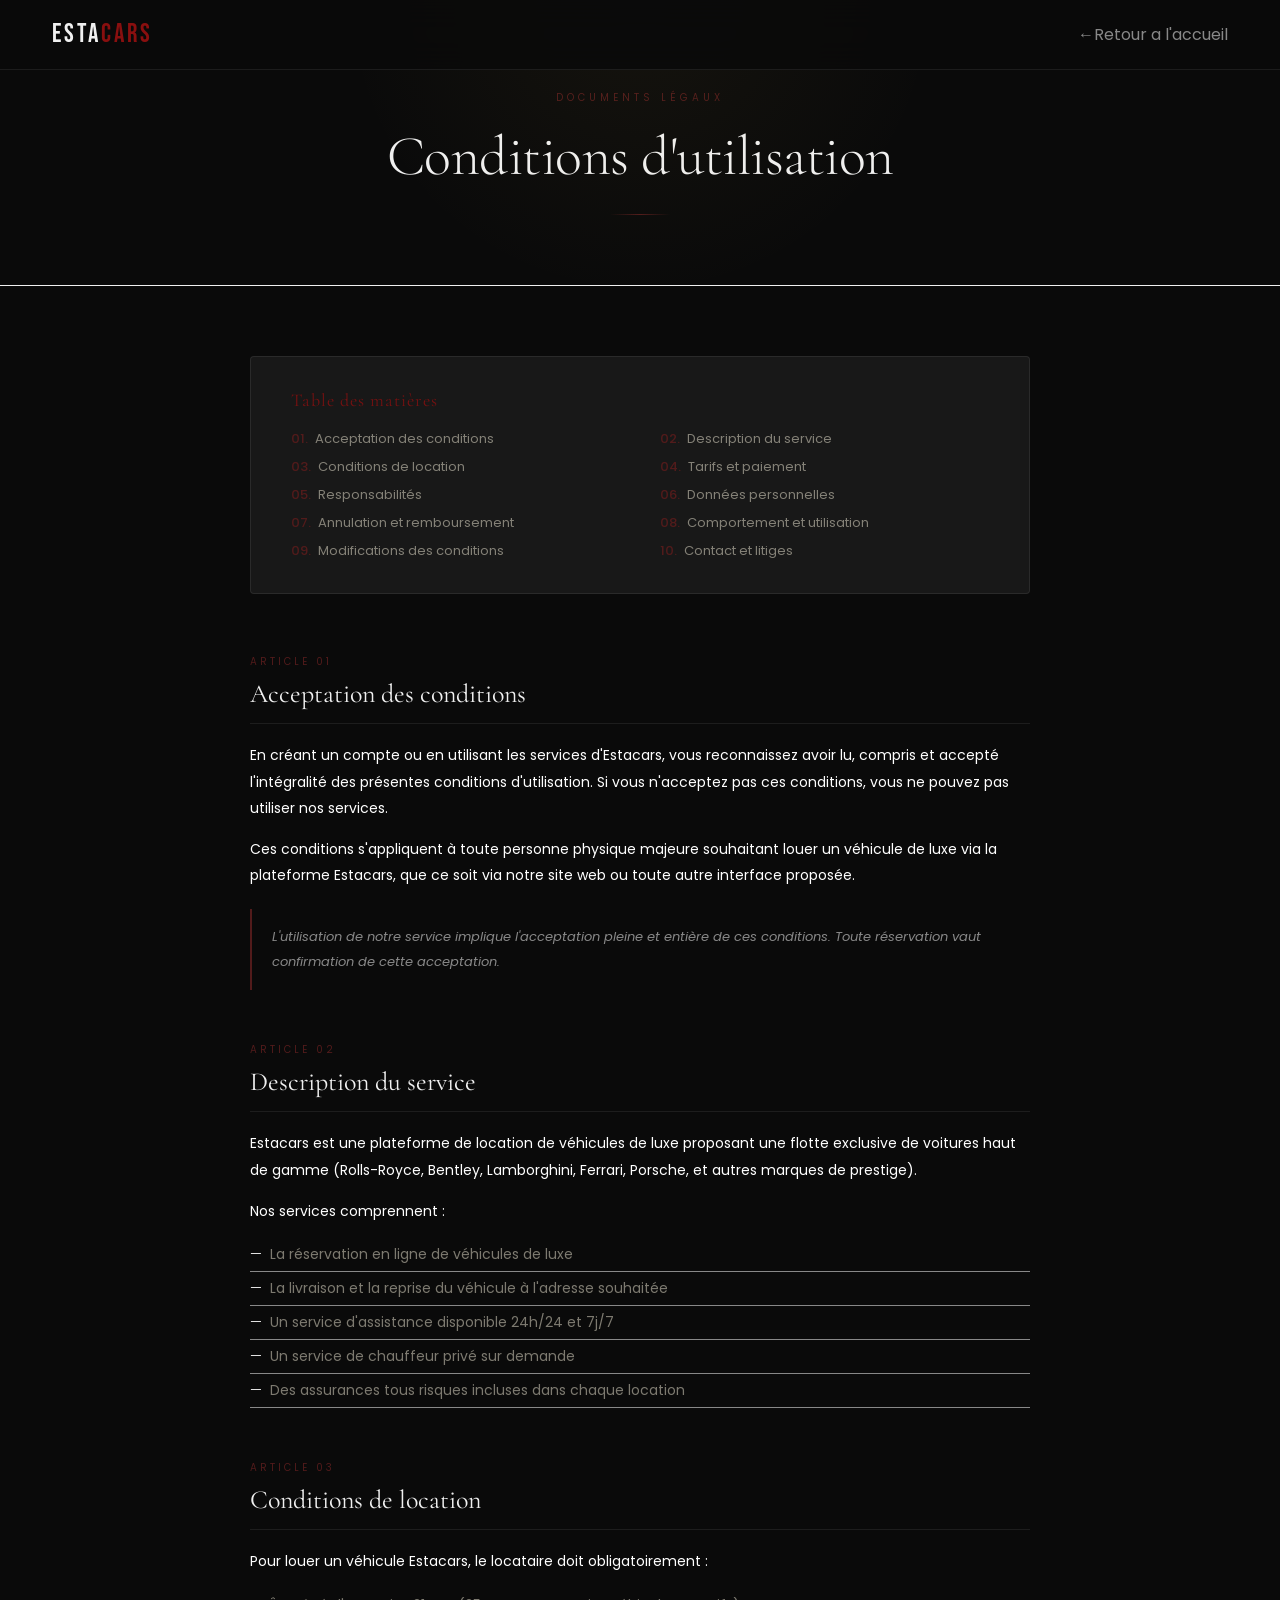
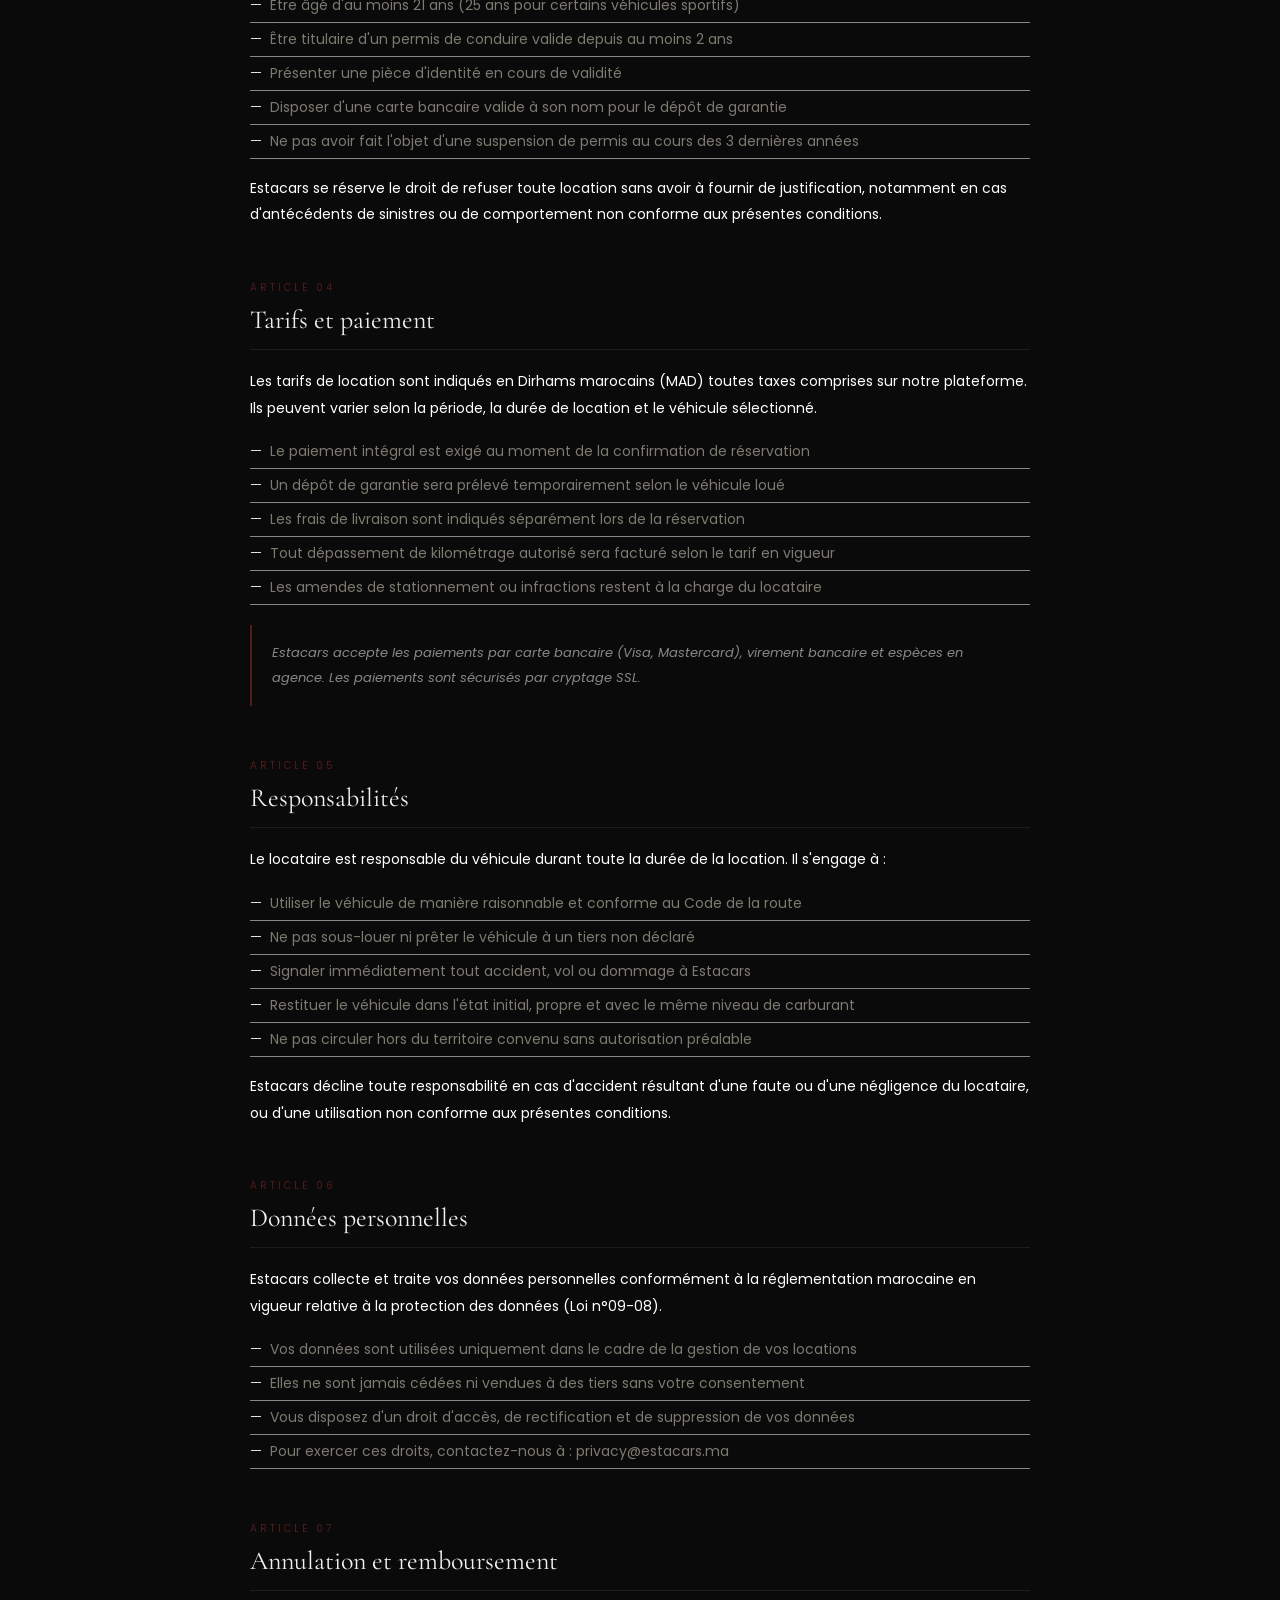
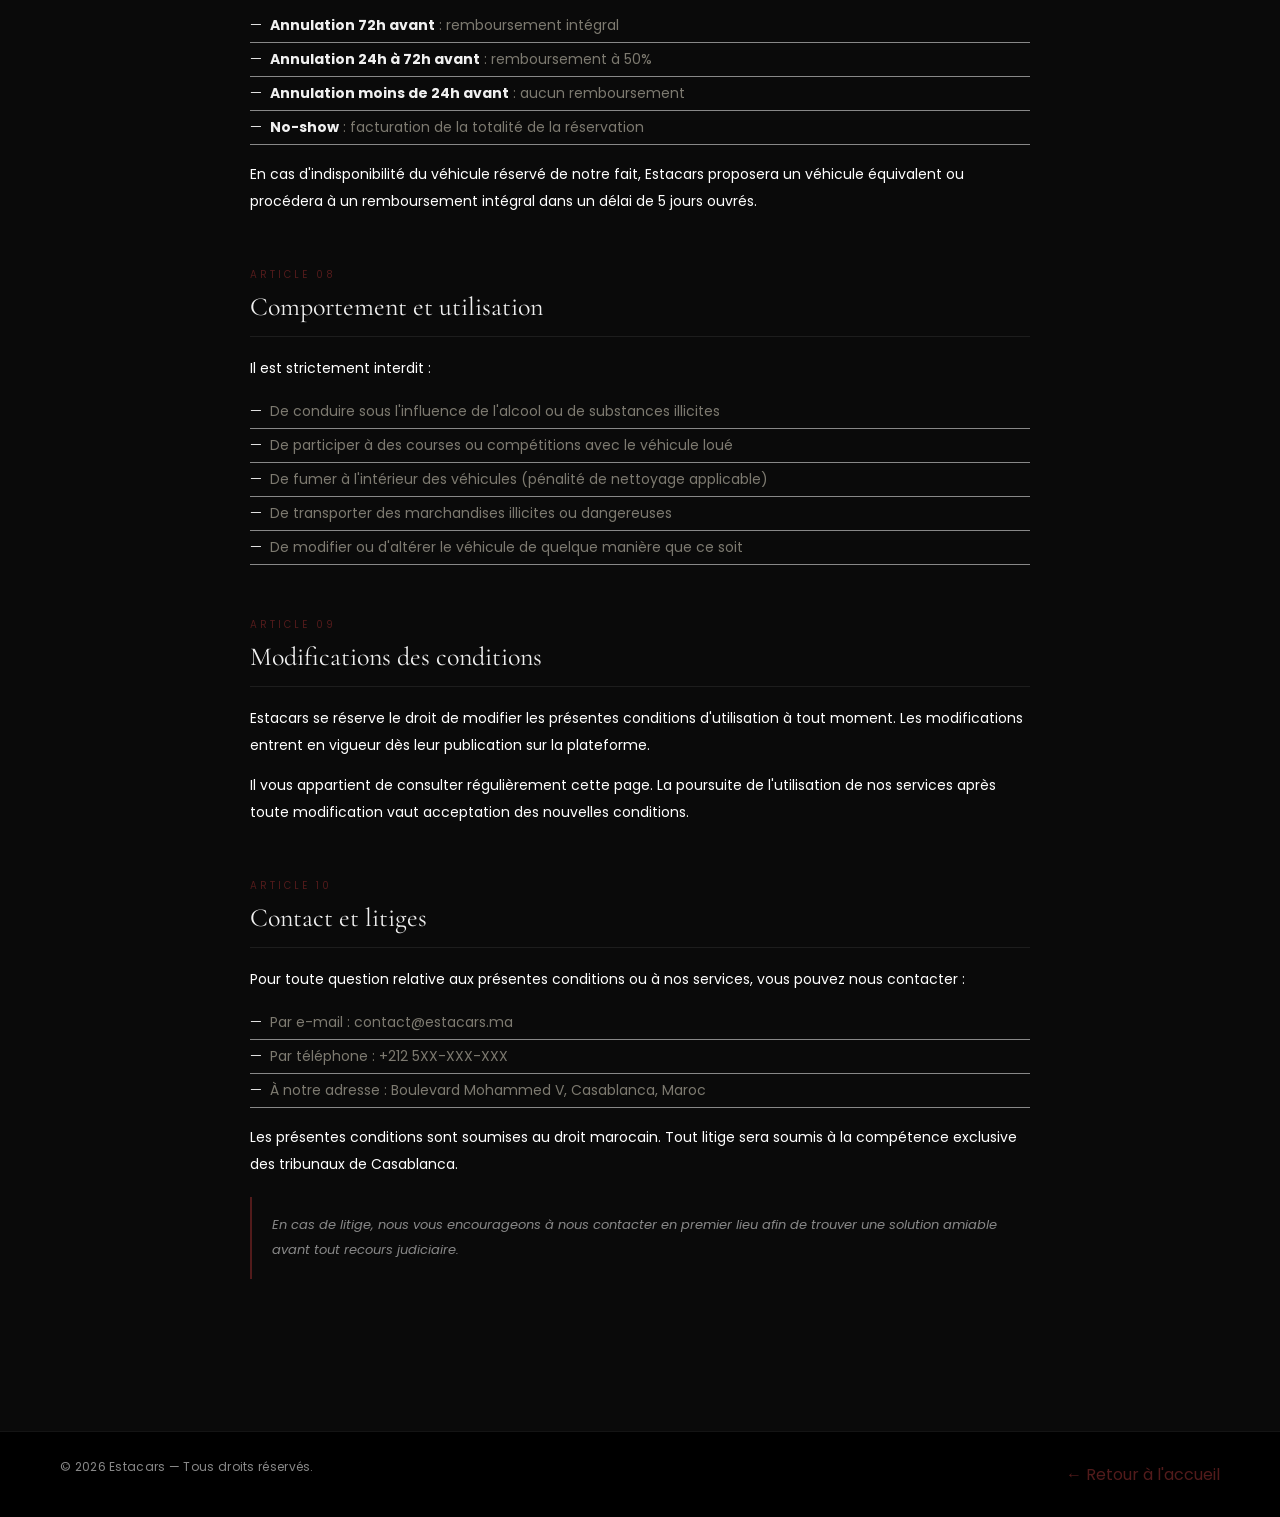
<file: conditiond'utilisation.html>
<!DOCTYPE html>
<html lang="fr">

<head>
    <meta charset="UTF-8">
    <meta name="viewport" content="width=device-width, initial-scale=1.0">
    <title>Estacars — Conditions d'utilisation</title>
    <link
        href="https://fonts.googleapis.com/css2?family=Cormorant+Garamond:wght@300;400;600&family=Montserrat:wght@300;400;500;600&display=swap"
        rel="stylesheet">
     <link href="https://fonts.googleapis.com/css2?family=Bebas+Neue&family=Poppins:wght@300;400;500;600;700&display=swap" rel="stylesheet">
    <style>
        :root {
            --gold: #521b1b;
            --gold-light: #741111;
            --black: #0A0A0A;
            --surface: #111111;
            --surface2: #181818;
            --text: #888;
            --text-muted: rgba(240, 234, 214, 0.5);
            --border: rgba(201, 168, 76, 0.15);
            --red:      rgb(137, 15, 15);
            --red-dark: rgb(90, 10, 10);
            --red-glow: rgba(137, 15, 15, 0.4);
            --dark:     #0a0a0a;
            --card-bg:  #111111;
            --border:   rgba(255, 255, 255, 0.08);
            --text:     #f0f0f0;
            --muted:    #888;
        }


         *, *::before, *::after {
            margin: 0;
            padding: 0;
            box-sizing: border-box;
            text-decoration: none;
            list-style: none;
        }

        html { scroll-behavior: smooth; }

        body {
             font-family: "Poppins", sans-serif;
             background: var(--dark);
             color: var(--text);
             overflow-x: hidden;
        }

        .navbar {
            position: fixed;
            top: 0; left: 0; right: 0;
            z-index: 1000;
            display: flex;
            justify-content: space-between;
            align-items: center;
            padding: 0 52px;
            height: 70px;
            background: rgba(10,10,10,0.92);
            backdrop-filter: blur(16px);
            border-bottom: 1px solid var(--border);
        }
        .btn-login::before { content: "←"; font-size: 16px; }
        .btn-login{color:#888
        }
        .logo {
             font-family: "Bebas Neue", sans-serif;
             font-size: 26px;
             letter-spacing: 3px;
             color: var(--text);
        }
        .logo span { color: var(--red); }
        .logo-mark {
            width: 34px;
            height: 34px;
            border: 1.5px solid var(--gold);
            border-radius: 50%;
            display: flex;
            align-items: center;
            justify-content: center;
            font-family: 'Cormorant Garamond', serif;
            font-size: 16px;
            color:rgb(137, 15, 15);
        }

        .logo-text {
            font-family: 'Cormorant Garamond', serif;
            font-size: 20px;
            letter-spacing: 3px;
            text-transform: uppercase;
            color: var(--text);
        }

        .logo-text span {
            color: rgb(137, 15, 15);
        }

        .back-btn {
            display: flex;
            align-items: center;
            gap: 8px;
            color:rgb(137, 15, 15);
            text-decoration: none;
            font-size: 12px;
            letter-spacing: 1.5px;
            text-transform: uppercase;
            font-weight: 500;
            transition: opacity 0.2s;
        }

        .back-btn:hover {
            opacity: 0.7;
        }

        .back-btn::before {
            content: "←";
            font-size: 16px;
        }

        /* ── HERO ── */
        .hero {
            text-align: center;

            padding: 90px 40px 70px;
            border-bottom: 1px solid;
            position: relative;
            overflow: hidden;
        }

        .hero::before {
            content: "";
            position: absolute;
            width: 600px;
            height: 600px;
            top: -300px;
            left: 50%;
            transform: translateX(-50%);
            background: radial-gradient(circle, rgba(201, 168, 76, 0.06) 0%, transparent 70%);
            pointer-events: none;
        }

        .hero-overline {
            font-size: 10px;
            letter-spacing: 4px;
            text-transform: uppercase;
            color: var(--gold);
            margin-bottom: 16px;
        }

        .hero h1 {
            font-family: 'Cormorant Garamond', serif;
            font-size: clamp(36px, 5vw, 56px);
            font-weight: 300;
            letter-spacing: -0.5px;
            margin-bottom: 16px;
        }

        .hero-date {
            font-size: 12px;
            color: var(--text-muted);
            letter-spacing: 1px;
        }

        .gold-line {
            width: 60px;
            height: 1px;
            background: linear-gradient(to right, transparent, var(--gold), transparent);
            margin: 24px auto 0;
        }

        /* ── LAYOUT ── */
        .container {
            max-width: 860px;
            margin: 0 auto;
            padding: 70px 40px 100px;
        }

        /* ── TABLE DES MATIÈRES ── */
        .toc {
            background: var(--surface2);
            border: 1px solid var(--border);
            border-radius: 4px;
            padding: 32px 40px;
            margin-bottom: 60px;
        }

        .toc-title {
            font-family: 'Cormorant Garamond', serif;
            font-size: 18px;
            color: var(--gold-light);
            margin-bottom: 18px;
            letter-spacing: 1px;
        }

        .toc ol {
            list-style: none;
            counter-reset: toc;
            display: grid;
            grid-template-columns: 1fr 1fr;
            gap: 8px 40px;
        }

        .toc ol li {
            counter-increment: toc;
            font-size: 13px;
        }

        .toc ol li::before {
            content: counter(toc, decimal-leading-zero) ". ";
            color: var(--gold);
            font-weight: 500;
            margin-right: 4px;
        }

        .toc ol li a {
            color: var(--text-muted);
            text-decoration: none;
            transition: color 0.2s;
        }

        .toc ol li a:hover {
            color: var(--gold-light);
        }

        /* ── SECTIONS ── */
        .section {
            margin-bottom: 52px;
            scroll-margin-top: 90px;
        }

        .section-number {
            font-size: 10px;
            letter-spacing: 3px;
            text-transform: uppercase;
            color: var(--gold);
            margin-bottom: 8px;
        }

        .section h2 {
            font-family: 'Cormorant Garamond', serif;
            font-size: 26px;
            font-weight: 400;
            color: var(--text);
            margin-bottom: 18px;
            padding-bottom: 14px;
            border-bottom: 1px solid var(--border);
        }

         p {
            font-size: 14px;
            color: white;
            margin-bottom: 14px;
            line-height: 1.9;
        }

        .section ul {
            list-style: none;
            margin: 12px 0 16px 0;
        }

        .section ul li {
            font-size: 14px;
            color: var(--text-muted);
            padding: 6px 0 6px 20px;
            position: relative;
            border-bottom: 1px solid #888;
        }

        .section ul li::before {
            content: "—";
            position: absolute;
            left: 0;
            color: white;
            font-weight: 300;
        }

        .highlight-box {
            color: #888;
            border-left: 2px solid var(--gold);
            padding: 16px 20px;
            margin: 20px 0;
            border-radius: 0 2px 2px 0;
        }

        .highlight-box p {
            margin: 0;
            font-size: 13px;
            color:#888;
            font-style: italic;
        }

        /* ── FOOTER ── */
        footer {
            background: black;
            border-top: 1px solid var(--border);
            padding: 24px 60px;
            display: flex;
            align-items: center;
            justify-content: space-between;
            gap: 20px;
            flex-wrap: wrap;
        }

        footer p {
            font-size: 12px;
            color: #888;
            letter-spacing: 0.3px;
        }

        footer a {
            color: var(--gold);
            text-decoration: none;
        }

       
        @media (max-width: 640px) {
            header {
                padding: 16px 24px;
            }

            .hero {
                padding: 60px 24px 50px;
            }

            .container {
                padding: 50px 24px 80px;
            }

            .toc ol {
                grid-template-columns: 1fr;
            }

            footer {
                padding: 28px 24px;
                flex-direction: column;
                align-items: flex-start;
            }

        }
    </style>
</head>

<body>

    <!-- HEADER -->
    <nav class="navbar" id="navbar">
        <a href="ESTAcars1.html" class="logo">ESTA<span>CARS</span></a>
       
        <div class="nav-right">
            <a href="ESTAcars1.html" class="btn-login">Retour a l'accueil</a>
            
        </div>
    </nav>
    <!-- HERO -->
    <div class="hero">
        <div class="hero-overline">Documents légaux</div>
        <h1>Conditions d'utilisation</h1>
        <div class="gold-line"></div>
    </div>

    <!-- CONTENU -->
    <div class="container">

        <!-- Table des matières -->
        <div class="toc">
            <div class="toc-title">Table des matières</div>
            <ol>
                <li><a href="#s1">Acceptation des conditions</a></li>
                <li><a href="#s2">Description du service</a></li>
                <li><a href="#s3">Conditions de location</a></li>
                <li><a href="#s4">Tarifs et paiement</a></li>
                <li><a href="#s5">Responsabilités</a></li>
                <li><a href="#s6">Données personnelles</a></li>
                <li><a href="#s7">Annulation et remboursement</a></li>
                <li><a href="#s8">Comportement et utilisation</a></li>
                <li><a href="#s9">Modifications des conditions</a></li>
                <li><a href="#s10">Contact et litiges</a></li>
            </ol>
        </div>

        <!-- Article 1 -->
        <div class="section" id="s1">
            <div class="section-number">Article 01</div>
            <h2>Acceptation des conditions</h2>
            <p>En créant un compte ou en utilisant les services d'Estacars, vous reconnaissez avoir lu, compris et
                accepté l'intégralité des présentes conditions d'utilisation. Si vous n'acceptez pas ces conditions,
                vous ne pouvez pas utiliser nos services.</p>
            <p>Ces conditions s'appliquent à toute personne physique majeure souhaitant louer un véhicule de luxe via la
                plateforme Estacars, que ce soit via notre site web ou toute autre interface proposée.</p>
            <div class="highlight-box">
                <p>L'utilisation de notre service implique l'acceptation pleine et entière de ces conditions. Toute
                    réservation vaut confirmation de cette acceptation.</p>
            </div>
        </div>

        <!-- Article 2 -->
        <div class="section" id="s2">
            <div class="section-number">Article 02</div>
            <h2>Description du service</h2>
            <p>Estacars est une plateforme de location de véhicules de luxe proposant une flotte exclusive de voitures
                haut de gamme (Rolls-Royce, Bentley, Lamborghini, Ferrari, Porsche, et autres marques de prestige).</p>
            <p>Nos services comprennent :</p>
            <ul>
                <li>La réservation en ligne de véhicules de luxe</li>
                <li>La livraison et la reprise du véhicule à l'adresse souhaitée</li>
                <li>Un service d'assistance disponible 24h/24 et 7j/7</li>
                <li>Un service de chauffeur privé sur demande</li>
                <li>Des assurances tous risques incluses dans chaque location</li>
            </ul>
        </div>

        <!-- Article 3 -->
        <div class="section" id="s3">
            <div class="section-number">Article 03</div>
            <h2>Conditions de location</h2>
            <p>Pour louer un véhicule Estacars, le locataire doit obligatoirement :</p>
            <ul>
                <li>Être âgé d'au moins 21 ans (25 ans pour certains véhicules sportifs)</li>
                <li>Être titulaire d'un permis de conduire valide depuis au moins 2 ans</li>
                <li>Présenter une pièce d'identité en cours de validité</li>
                <li>Disposer d'une carte bancaire valide à son nom pour le dépôt de garantie</li>
                <li>Ne pas avoir fait l'objet d'une suspension de permis au cours des 3 dernières années</li>
            </ul>
            <p>Estacars se réserve le droit de refuser toute location sans avoir à fournir de justification, notamment
                en cas d'antécédents de sinistres ou de comportement non conforme aux présentes conditions.</p>
        </div>

        <!-- Article 4 -->
        <div class="section" id="s4">
            <div class="section-number">Article 04</div>
            <h2>Tarifs et paiement</h2>
            <p>Les tarifs de location sont indiqués en Dirhams marocains (MAD) toutes taxes comprises sur notre
                plateforme. Ils peuvent varier selon la période, la durée de location et le véhicule sélectionné.</p>
            <ul>
                <li>Le paiement intégral est exigé au moment de la confirmation de réservation</li>
                <li>Un dépôt de garantie sera prélevé temporairement selon le véhicule loué</li>
                <li>Les frais de livraison sont indiqués séparément lors de la réservation</li>
                <li>Tout dépassement de kilométrage autorisé sera facturé selon le tarif en vigueur</li>
                <li>Les amendes de stationnement ou infractions restent à la charge du locataire</li>
            </ul>
            <div class="highlight-box">
                <p>Estacars accepte les paiements par carte bancaire (Visa, Mastercard), virement bancaire et espèces en
                    agence. Les paiements sont sécurisés par cryptage SSL.</p>
            </div>
        </div>

        <!-- Article 5 -->
        <div class="section" id="s5">
            <div class="section-number">Article 05</div>
            <h2>Responsabilités</h2>
            <p>Le locataire est responsable du véhicule durant toute la durée de la location. Il s'engage à :</p>
            <ul>
                <li>Utiliser le véhicule de manière raisonnable et conforme au Code de la route</li>
                <li>Ne pas sous-louer ni prêter le véhicule à un tiers non déclaré</li>
                <li>Signaler immédiatement tout accident, vol ou dommage à Estacars</li>
                <li>Restituer le véhicule dans l'état initial, propre et avec le même niveau de carburant</li>
                <li>Ne pas circuler hors du territoire convenu sans autorisation préalable</li>
            </ul>
            <p>Estacars décline toute responsabilité en cas d'accident résultant d'une faute ou d'une négligence du
                locataire, ou d'une utilisation non conforme aux présentes conditions.</p>
        </div>

        <!-- Article 6 -->
        <div class="section" id="s6">
            <div class="section-number">Article 06</div>
            <h2>Données personnelles</h2>
            <p>Estacars collecte et traite vos données personnelles conformément à la réglementation marocaine en
                vigueur relative à la protection des données (Loi n°09-08).</p>
            <ul>
                <li>Vos données sont utilisées uniquement dans le cadre de la gestion de vos locations</li>
                <li>Elles ne sont jamais cédées ni vendues à des tiers sans votre consentement</li>
                <li>Vous disposez d'un droit d'accès, de rectification et de suppression de vos données</li>
                <li>Pour exercer ces droits, contactez-nous à : privacy@estacars.ma</li>
            </ul>
        </div>

        <!-- Article 7 -->
        <div class="section" id="s7">
            <div class="section-number">Article 07</div>
            <h2>Annulation et remboursement</h2>
            <ul>
                <li><strong style="color:var(--text)">Annulation 72h avant</strong> : remboursement intégral</li>
                <li><strong style="color:var(--text)">Annulation 24h à 72h avant</strong> : remboursement à 50%</li>
                <li><strong style="color:var(--text)">Annulation moins de 24h avant</strong> : aucun remboursement</li>
                <li><strong style="color:var(--text)">No-show</strong> : facturation de la totalité de la réservation
                </li>
            </ul>
            <p>En cas d'indisponibilité du véhicule réservé de notre fait, Estacars proposera un véhicule équivalent ou
                procédera à un remboursement intégral dans un délai de 5 jours ouvrés.</p>
        </div>

        <!-- Article 8 -->
        <div class="section" id="s8">
            <div class="section-number">Article 08</div>
            <h2>Comportement et utilisation</h2>
            <p>Il est strictement interdit :</p>
            <ul>
                <li>De conduire sous l'influence de l'alcool ou de substances illicites</li>
                <li>De participer à des courses ou compétitions avec le véhicule loué</li>
                <li>De fumer à l'intérieur des véhicules (pénalité de nettoyage applicable)</li>
                <li>De transporter des marchandises illicites ou dangereuses</li>
                <li>De modifier ou d'altérer le véhicule de quelque manière que ce soit</li>
            </ul>
        </div>

        <!-- Article 9 -->
        <div class="section" id="s9">
            <div class="section-number">Article 09</div>
            <h2>Modifications des conditions</h2>
            <p>Estacars se réserve le droit de modifier les présentes conditions d'utilisation à tout moment. Les
                modifications entrent en vigueur dès leur publication sur la plateforme.</p>
            <p>Il vous appartient de consulter régulièrement cette page. La poursuite de l'utilisation de nos services
                après toute modification vaut acceptation des nouvelles conditions.</p>
        </div>

        <!-- Article 10 -->
        <div class="section" id="s10">
            <div class="section-number">Article 10</div>
            <h2>Contact et litiges</h2>
            <p>Pour toute question relative aux présentes conditions ou à nos services, vous pouvez nous contacter :</p>
            <ul>
                <li>Par e-mail : contact@estacars.ma</li>
                <li>Par téléphone : +212 5XX-XXX-XXX</li>
                <li>À notre adresse : Boulevard Mohammed V, Casablanca, Maroc</li>
            </ul>
            <p>Les présentes conditions sont soumises au droit marocain. Tout litige sera soumis à la compétence
                exclusive des tribunaux de Casablanca.</p>
            <div class="highlight-box">
                <p>En cas de litige, nous vous encourageons à nous contacter en premier lieu afin de trouver une
                    solution amiable avant tout recours judiciaire.</p>
            </div>
        </div>

    </div><!-- /container -->

    <!-- FOOTER -->
    <footer>
        <p>© 2026 Estacars — Tous droits réservés.</p>
        <a href="ESTAcars1.html">← Retour à l'accueil </a>
        
    </footer>

</body>

</html>
</file>
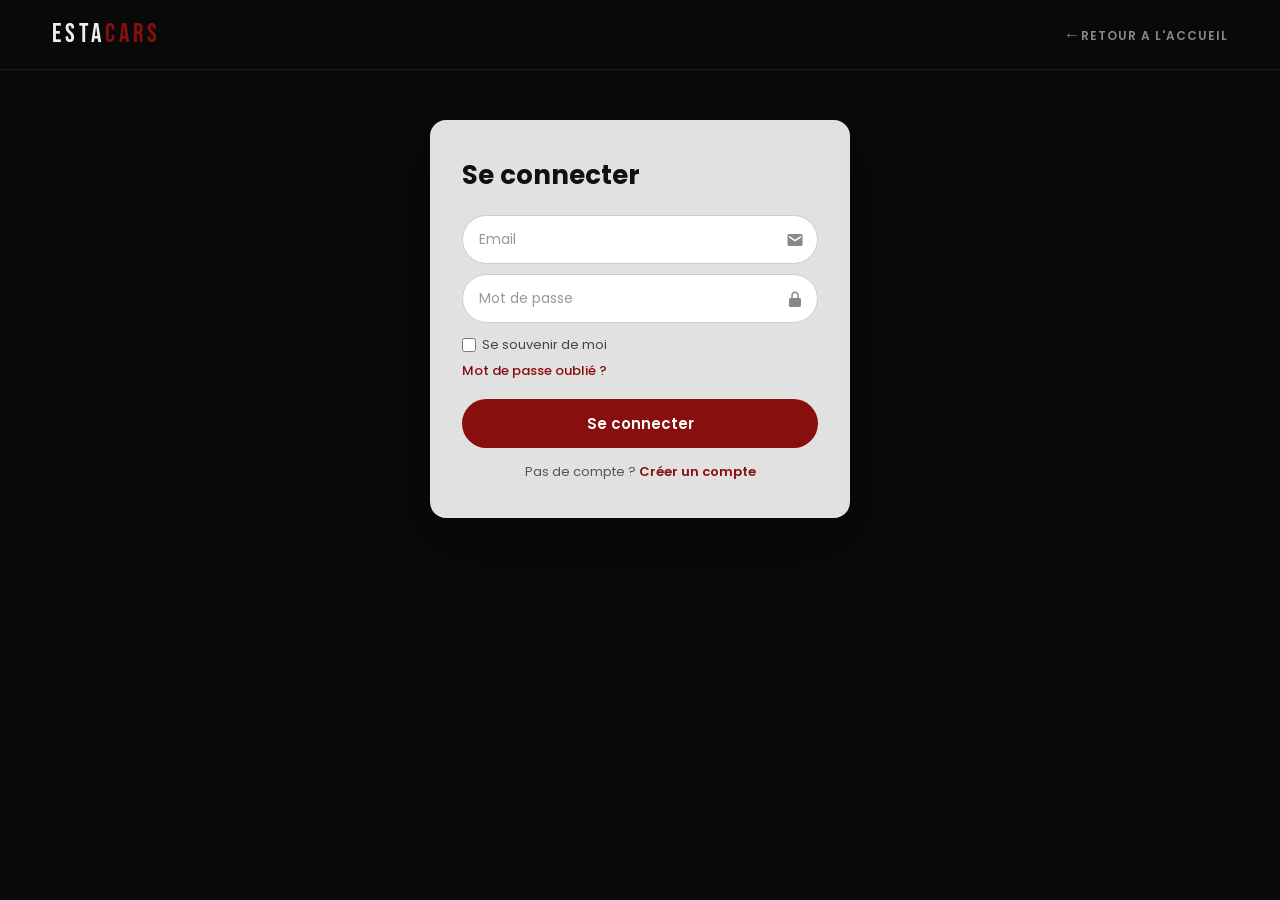
<file: login.html>
<!DOCTYPE html>
<html lang="fr">
<head>
    <meta charset="UTF-8">
    <meta name="viewport" content="width=device-width, initial-scale=1.0">
    <title>ESTACARS - Connexion</title>
    <link href="https://unpkg.com/boxicons@2.1.4/css/boxicons.min.css" rel="stylesheet">
    <link rel="stylesheet" href="login.css">
</head>

<body>

    <!-- NAVBAR -->
   <nav class="navbar" id="navbar">
        <a href="ESTAcars1.html" class="logo">ESTA<span>CARS</span></a>
       
        <div class="nav-right">
            <a href="ESTAcars1.html" class="btn-login">Retour a l'accueil</a>
            
        </div>
    </nav>

    <!-- ZONE CENTRALE -->
    <div class="page-center">

        <!-- PAGE LOGIN -->
        <div class="login-page" id="loginPage">
            <form>
                <h2>Se connecter</h2>

                <div class="input-txt">
                    <input type="email" placeholder="Email" required>
                    <i class='bx bxs-envelope'></i>
                </div>

                <div class="input-txt">
                    <input type="password" placeholder="Mot de passe" required>
                    <i class='bx bxs-lock-alt'></i>
                </div>

                <div class="remember-me">
                    <label><input type="checkbox"> Se souvenir de moi</label>
                    <a href="#">Mot de passe oublié ?</a>
                </div>

                <button type="submit">Se connecter</button>

                <div class="register">
                    <p>Pas de compte ? <a href="#" id="goRegister">Créer un compte</a></p>
                </div>
            </form>
        </div>

        <!-- PAGE REGISTER -->
        <div class="login-page" id="registerPage">
            <form>
                <h2>Créer un compte</h2>

                <div class="input-txt">
                    <input type="text" placeholder="Nom d'utilisateur" required>
                    <i class='bx bxs-user'></i>
                </div>

                <div class="input-txt">
                    <input type="email" placeholder="Email" required>
                    <i class="bx bxs-envelope"></i>
                </div>

                <div class="input-txt">
                    <input type="tel" placeholder="Numéro de téléphone" required>
                    <i class="bx bxs-phone"></i>
                </div>

                <div class="input-txt">
                    <input type="password" placeholder="Mot de passe" required>
                    <i class="bx bxs-lock-alt"></i>
                </div>

                <div class="input-txt">
                    <input type="password" placeholder="Confirmer le mot de passe" required>
                    <i class="bx bxs-lock-alt"></i>
                </div>

                <div class="remember-me">
                    <label>
                        <input type="checkbox" id="terms">
                        J'accepte <a href="conditiond'utilisation.html">les conditions d'utilisation</a>
                    </label>
                </div>

                <button type="submit">Créer un compte</button>

                <div class="register">
                    <p>Déjà un compte ? <a href="#" id="goLogin">Se connecter</a></p>
                </div>
            </form>
        </div>

    </div><!-- fin .page-center -->

    <script src="login.js"></script>
</body>
</html>
</file>
<file: login.css>
@import url('https://fonts.googleapis.com/css2?family=Poppins:wght@300;400;500;600;700&display=swap');
@import url('https://fonts.googleapis.com/css2?family=Bebas+Neue&family=Poppins:wght@300;400;500;600;700&display=swap');
:root {
    --red:      rgb(137, 15, 15);
    --red-dark: rgb(90, 10, 10);
    --red-glow: rgba(137, 15, 15, 0.4);
    --dark:     #0a0a0a;
    --card-bg:  #111111;
    --border:   rgba(255, 255, 255, 0.08);
    --text:     #f0f0f0;
    --muted:    #888;
}


*, *::before, *::after {
    margin: 0;
    padding: 0;
    box-sizing: border-box;
    text-decoration: none;
    list-style: none;
}

html { scroll-behavior: smooth; }

body {
    font-family: "Poppins", sans-serif;
    background: var(--dark);
    color: var(--text);
    overflow-x: hidden;
}

.navbar {
    position: fixed;
    top: 0; left: 0; right: 0;
    z-index: 1000;
    display: flex;
    justify-content: space-between;
    align-items: center;
    padding: 0 52px;
    height: 70px;
    background: rgba(10,10,10,0.92);
    backdrop-filter: blur(16px);
    border-bottom: 1px solid var(--border);
}
.btn-login::before { content: "←"; font-size: 16px; }
.logo {
    font-family: "Bebas Neue", sans-serif;
    font-size: 26px;
    letter-spacing: 4px;
    color: var(--text);
}
.logo span { color: var(--red); }

.nav-links {
    display: flex;
    align-items: center;
    gap: 36px;
}

.nav-links a {
    font-size: 12px;
    font-weight: 600;
    letter-spacing: 1.5px;
    text-transform: uppercase;
    color: var(--muted);
    transition: color 0.2s;
    position: relative;
}

.nav-links a::after {
    content: '';
    position: absolute;
    bottom: -3px; left: 0;
    width: 0; height: 2px;
    background: var(--red);
    transition: width 0.3s;
}

.nav-links a:hover,
.nav-links a.active { color: var(--text); }

.nav-links a.active::after,
.nav-links a:hover::after { width: 100%; }

.nav-right {
    display: flex;
    align-items: center;
    gap: 16px;
}

.btn-login {
    font-size: 12px;
    font-weight: 600;
    letter-spacing: 1px;
    text-transform: uppercase;
    color: var(--muted);
    transition: color 0.2s;
}
.btn-login:hover { color: var(--text); }

.btn-reserve {
    background: var(--red);
    color: #fff;
    padding: 10px 22px;
    border-radius: 8px;
    font-size: 12px;
    font-weight: 700;
    letter-spacing: 1px;
    text-transform: uppercase;
    transition: transform 0.2s, box-shadow 0.2s;
}
.btn-reserve:hover {
    transform: translateY(-2px);
    box-shadow: 0 8px 24px var(--red-glow);
}
/*ZONE CENTRALE — carte centrée*/
.page-center {
    flex: 1;                    /* ✅ prend tout l'espace restant */
    display: flex;
    justify-content: center;
    align-items: center;
    padding: 40px 20px;
}

/*  CARTE LOGIN / REGISTER */
.login-page {
    display: none;              /* géré par le JS */
    width: 420px;
    max-width: 100%;
    background: rgba(255, 255, 255, 0.88);
    padding: 36px 32px;
    border-radius: 16px;
    box-shadow: 0 24px 60px rgba(0,0,0,0.5);
    color: #111;
    margin-top: 80px;
}

.login-page h2 {
    font-size: 26px;
    font-weight: 700;
    margin-bottom: 20px;
    color: #111;
}

/* CHAMPS*/
.input-txt {
    position: relative;
    margin: 10px 0;
}

.input-txt input {
    width: 100%;
    padding: 13px 44px 13px 16px;
    border-radius: 30px;
    border: 1.5px solid #ccc;
    font-family: "Poppins", sans-serif;
    font-size: 14px;
    outline: none;
    transition: border-color 0.2s;
    background: #fff;
    color: #111;
}

.input-txt input:focus {
    border-color: var(--red);
    box-shadow: 0 0 0 3px rgba(137,15,15,0.12);
}

.input-txt input::placeholder { color: #999; }

.input-txt i {
    position: absolute;
    right: 14px;
    top: 50%;
    transform: translateY(-50%);
    font-size: 18px;
    color: #888;
    pointer-events: none;
}

/*REMEMBER-ME*/
.remember-me {
    font-size: 13px;
    margin-top: 12px;
    color: #444;
    display: flex;
    flex-direction: column;
    gap: 6px;
}

.remember-me label {
    display: flex;
    align-items: center;
    gap: 6px;
    cursor: pointer;
}

.remember-me label input[type="checkbox"] {
    accent-color: var(--red);
    width: 14px;
    height: 14px;
    cursor: pointer;
}

.remember-me a { color: var(--red); text-decoration: none; font-weight: 500; }
.remember-me a:hover { text-decoration: underline; }

/*BOUTON*/
button[type="submit"] {
    width: 100%;
    padding: 13px;
    border-radius: 30px;
    border: none;
    background: var(--red);
    color: #fff;
    font-family: "Poppins", sans-serif;
    font-size: 15px;
    font-weight: 600;
    margin-top: 18px;
    cursor: pointer;
    transition: transform 0.18s, box-shadow 0.18s;
}
button[type="submit"]:hover {
    transform: translateY(-2px);
    box-shadow: 0 8px 24px var(--red-glow);
}
button[type="submit"]:active  { transform: translateY(0); }
button[type="submit"]:disabled { opacity: 0.6; cursor: not-allowed; transform: none; }

/*LIEN "créer un compte"*/
.register {
    text-align: center;
    margin-top: 14px;
    font-size: 13px;
    color: #555;
}
.register a {
    color: var(--red);
    text-decoration: none;
    font-weight: 600;
}
.register a:hover { text-decoration: underline; }

/*ÉTATS VALIDATION (injectés par JS)*/
.input-error   { border-color: #e74c3c !important; box-shadow: 0 0 0 2px rgba(231,76,60,0.15) !important; }
.input-success { border-color: #2ecc71 !important; box-shadow: 0 0 0 2px rgba(46,204,113,0.12) !important; }
.error-msg {
    display: block;
    font-size: 11px;
    color: #e74c3c;
    margin: 3px 0 0 12px;
    font-family: "Poppins", sans-serif;
}
</file>
